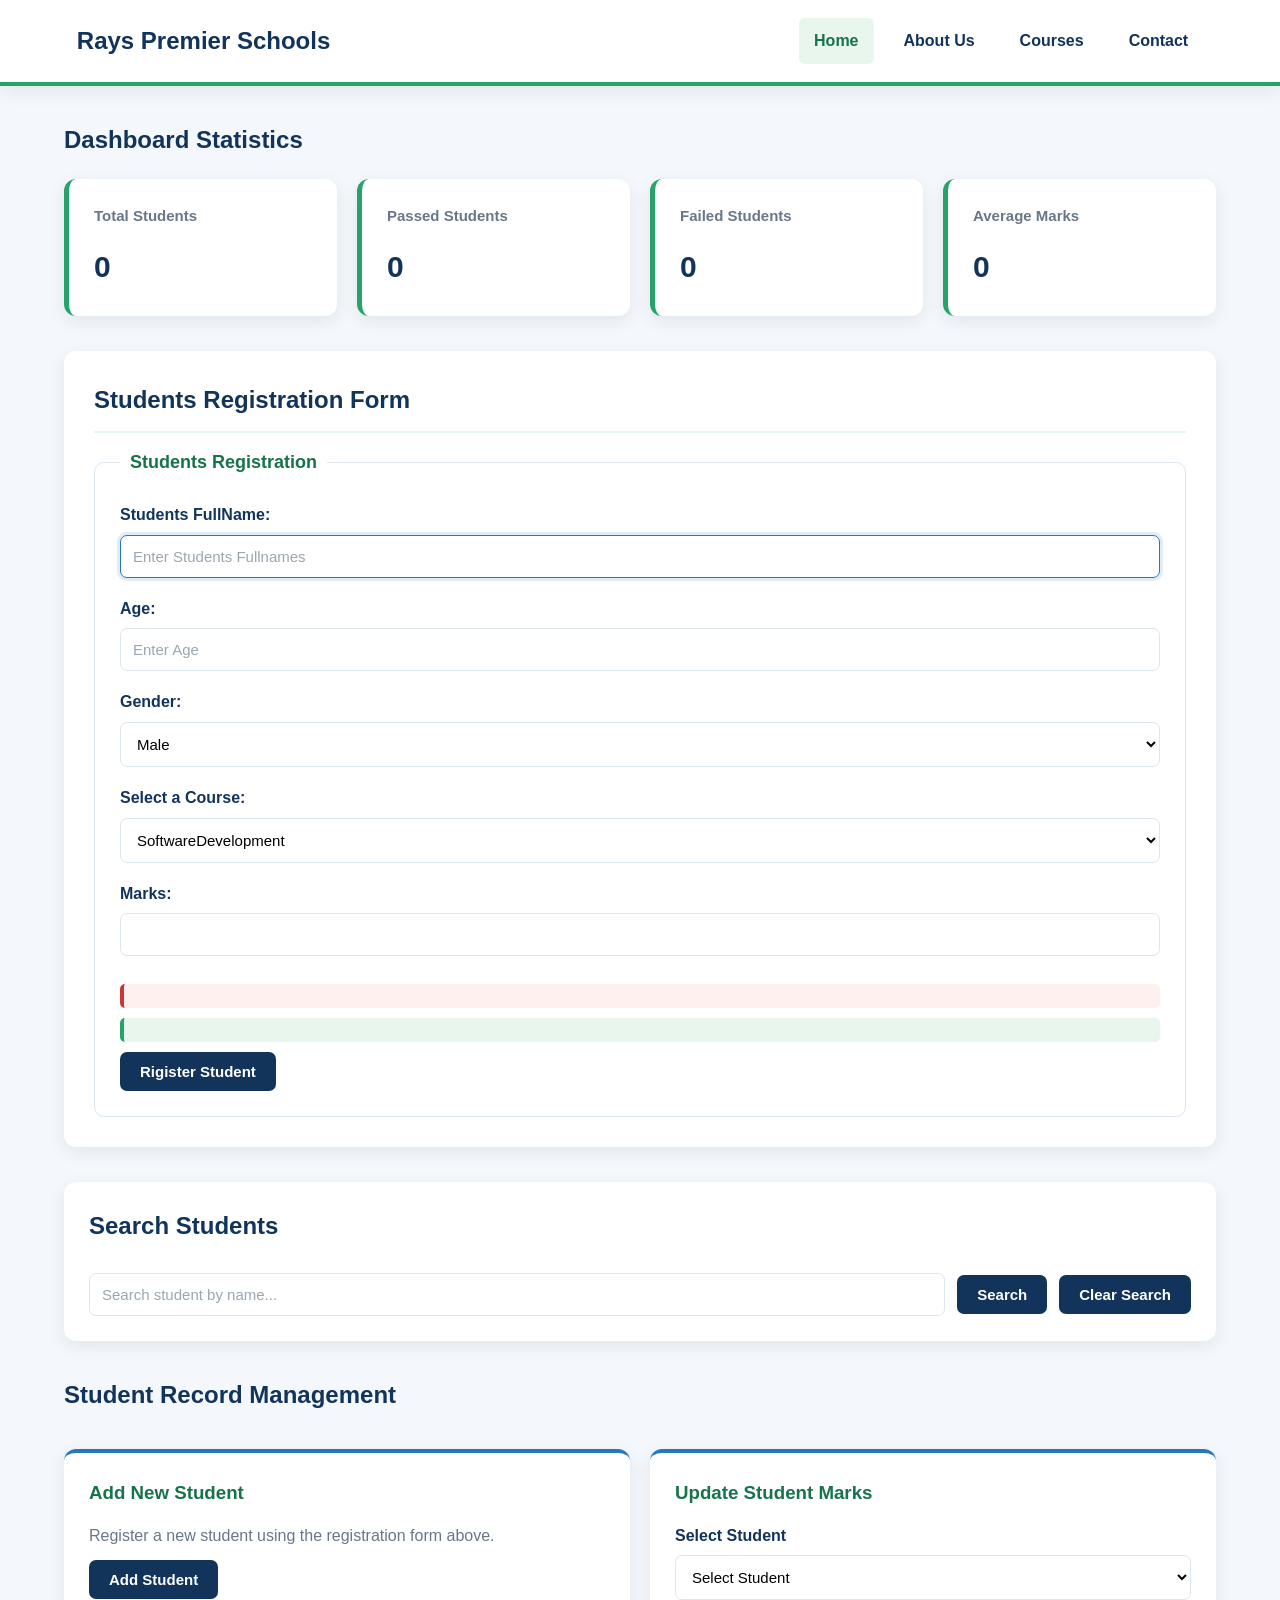
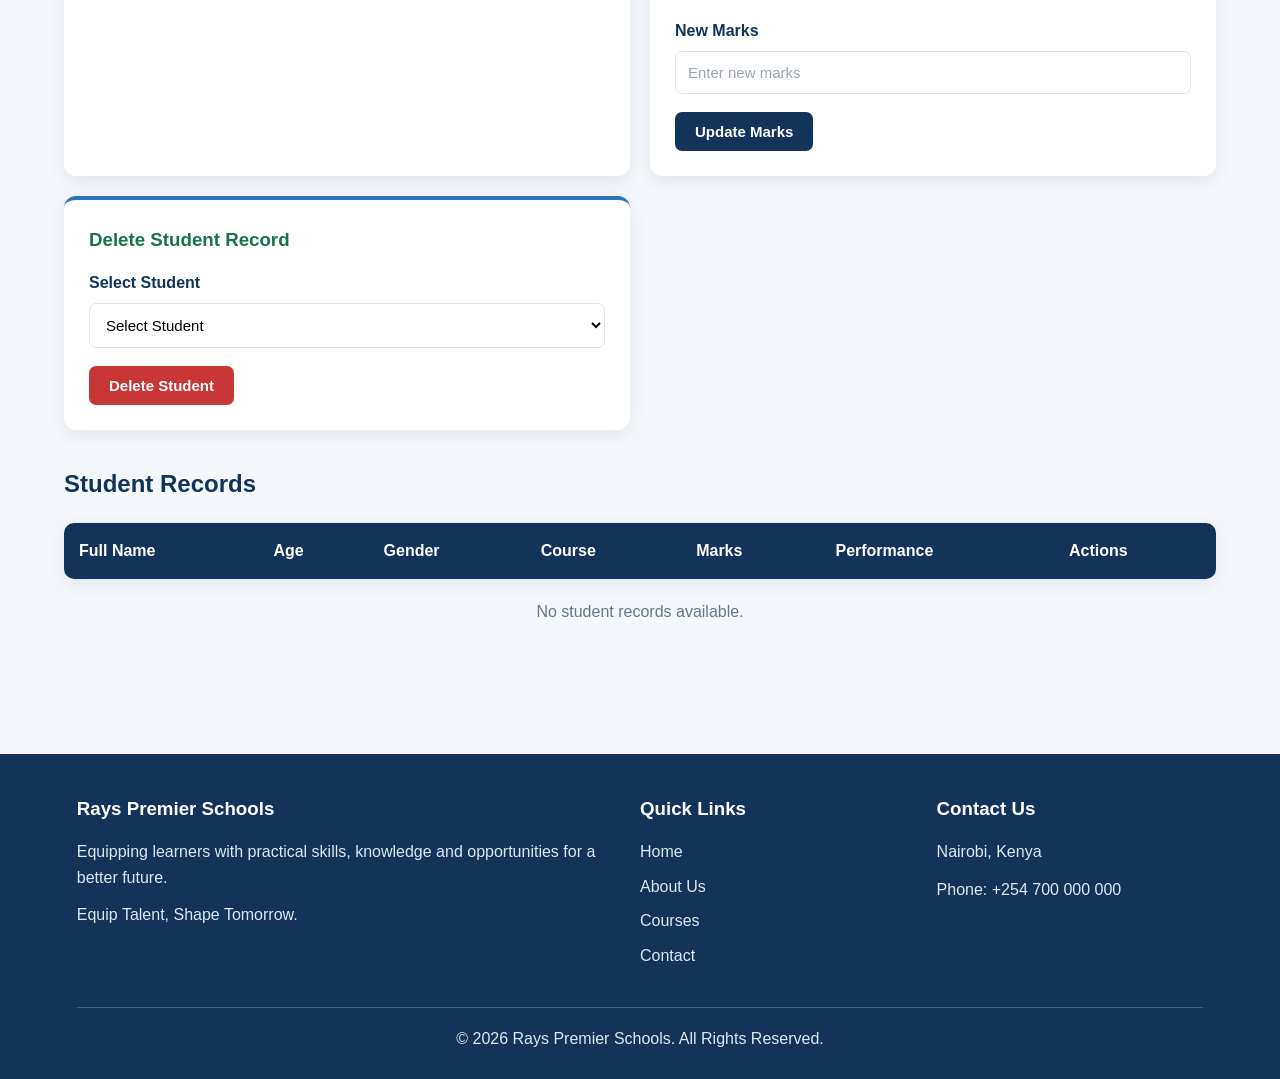
<file: index.html>
<!DOCTYPE html>
<html lang="en">

<head>
    <meta charset="UTF-8">
    <meta name="viewport" content="width=device-width, initial-scale=1.0">
    <title>Rays Premier Schools</title>
    <link rel="stylesheet" href="style.css">
</head>

<body>

    <!-- Header Section -->
 
<header class="site-header">

    <div class="logo">
        <h2>Rays Premier Schools</h2>
    </div>

    <button class="menu-toggle" id="menuToggle"
        aria-label="Open navigation menu"
        aria-expanded="false">
        ☰
    </button>

    <nav class="navbar" id="navbar">
        <a href="index.html" class="active">Home</a>
        <a href="about.html">About Us</a>
        <a href="courses.html">Courses</a>
        <a href="contact.html">Contact</a>
    </nav>

</header>



    <main>

        <!-- Dashboard Statistics -->
        <section class="dashboard">

            <h2>Dashboard Statistics</h2>

            <div class="statistics">

                <div class="stat-card">
                    <h3>Total Students</h3>
                    <p id="totalStudents">0</p>
                </div>

                <div class="stat-card">
                    <h3>Passed Students</h3>
                    <p id="passedStudents">0</p>
                </div>

                <div class="stat-card">
                    <h3>Failed Students</h3>
                    <p id="failedStudents">0</p>
                </div>

                <div class="stat-card">
                    <h3>Average Marks</h3>
                    <p id="averageMarks">0</p>
                </div>

            </div>

        </section>


        <!-- Student Registration Form -->
        <section class="form">

            <h2>Students Registration Form</h2>

            <form action="post">

                <fieldset>

                    <legend>Students Registration</legend>

                    <label for="name">Students FullName:</label>
                    <input
                        type="text"
                        id="name"
                        required
                        placeholder="Enter Students Fullnames"
                        autofocus
                    >
                    <br><br>


                    <label for="age">Age:</label>
                    <input
                        type="number"
                        id="age"
                        required
                        placeholder="Enter Age"
                    >
                    <br><br>


                    <label for="gender">Gender:</label>
                    <select name="gender" id="gender">

                        <option value="Male">Male</option>
                        <option value="Female">Female</option>

                    </select>
                    <br><br>


                    <label for="course">Select a Course:</label>
                    <select name="course" id="course">

                        <option value="softwareDev">SoftwareDevelopment</option>
                        <option value="webDesign">Web Design</option>
                        <option value="dataAnalysis">Data Analysis</option>
                        <option value=" cyberSecurity">Cyber Security</option>
                        <option value="networking">Networking</option>
                        <option value="graphicDesign">Graphic Design</option>
                        <option value=" digitalMarketing">Digital Marketing</option>
                        <option value="computerPackages">Computer Packages</option>

                    </select>
                    <br><br>


                    <label for="marks">Marks:</label>
                    <input
                        type="number"
                        id="marks"
                        required
                        min="0"
                        max="100"
                    >
                    <br><br>


                    <p id="errorMessage"></p>
                    <p id="successMessage"></p>


                    <button type="submit">Rigister Student</button>

                </fieldset>

            </form>

        </section>


        <!-- Registered Students Section -->
        <section class="rigisteredStudents">

        </section>


        <!-- Student Search Section -->
        <section class="search-section">

            <h2>Search Students</h2>

            <input
                type="text"
                id="searchInput"
                placeholder="Search student by name..."
            >

            <button type="button" id="searchBtn">Search</button>
            <button type="button" id="clearSearch">Clear Search</button>

        </section>


        <!-- Student Record Management -->
        <section class="management">

            <h2>Student Record Management</h2>


            <!-- Add New Student -->
            <div class="management-card">

                <h3>Add New Student</h3>

                <p>Register a new student using the registration form above.</p>

                <button
                    type="button"
                    onclick="document.getElementById('fullName').focus()"
                >
                    Add Student
                </button>

            </div>


            <!-- Update Student Marks -->
            <div class="management-card">

                <h3>Update Student Marks</h3>

                <form id="updateMarksForm">

                    <div class="form-group">

                        <label for="updateStudent">Select Student</label>

                        <select id="updateStudent" required>

                            <option value="">Select Student</option>

                        </select>

                    </div>


                    <div class="form-group">

                        <label for="newMarks">New Marks</label>

                        <input
                            type="number"
                            id="newMarks"
                            min="0"
                            max="100"
                            placeholder="Enter new marks"
                            required
                        >

                    </div>


                    <button type="submit">Update Marks</button>

                </form>

            </div>


            <!-- Delete Student -->
            <div class="management-card">

                <h3>Delete Student Record</h3>

                <form id="deleteStudentForm">

                    <div class="form-group">

                        <label for="deleteStudent">Select Student</label>

                        <select id="deleteStudent" required>

                            <option value="">Select Student</option>

                        </select>

                    </div>


                    <button type="submit" class="delete-btn">
                        Delete Student
                    </button>

                </form>

            </div>


            <p id="managementMessage"></p>

        </section>


        <!-- Student Records Table -->
        <section class="records">

            <h2>Student Records</h2>

            <div class="table-container">

                <table>

                    <thead>

                        <tr>
                            <th>Full Name</th>
                            <th>Age</th>
                            <th>Gender</th>
                            <th>Course</th>
                            <th>Marks</th>
                            <th>Performance</th>
                            <th>Actions</th>
                        </tr>

                    </thead>


                    <tbody id="studentTable">

                        <!-- Student records will appear here dynamically -->

                    </tbody>

                </table>

            </div>


            <p id="noRecords">No student records available.</p>

        </section>

    </main>

<footer class="site-footer">

    <div class="footer-container">

        <div class="footer-about">
            <h3>Rays Premier Schools</h3>

            <p>
                Equipping learners with practical skills,
                knowledge and opportunities for a better future.
            </p>

            <p>Equip Talent, Shape Tomorrow.</p>
        </div>


        <div class="footer-links">

            <h3>Quick Links</h3>

            <ul>
                <li><a href="index.html">Home</a></li>
                <li><a href="about.html">About Us</a></li>
                <li><a href="courses.html">Courses</a></li>
                <li><a href="contact.html">Contact</a></li>
            </ul>

        </div>


        <div class="footer-contact">

            <h3>Contact Us</h3>

            <p>Nairobi, Kenya</p>
            <p>Phone: +254 700 000 000</p>

        </div>

    </div>

    <div class="footer-bottom">

        <p>
            &copy; 2026 Rays Premier Schools.
            All Rights Reserved.
        </p>

    </div>

</footer>


</body>

</html>
</file>
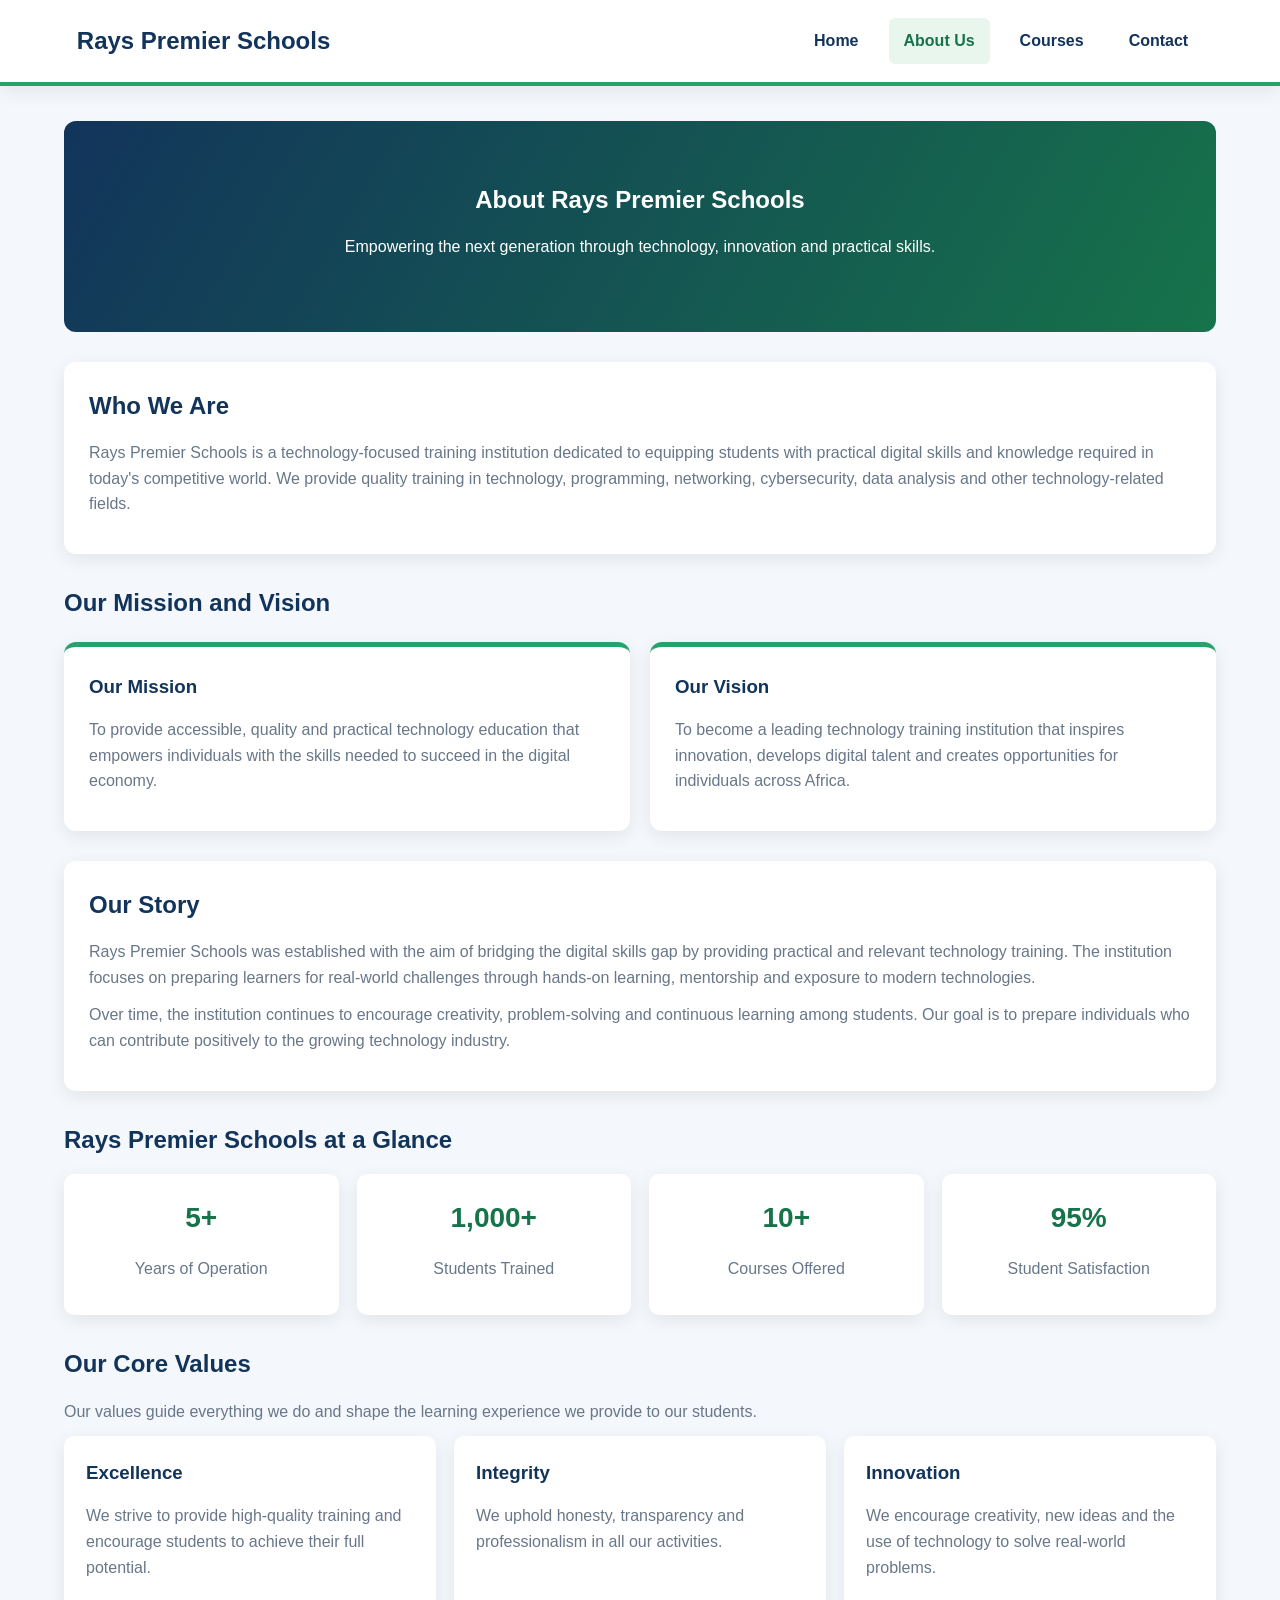
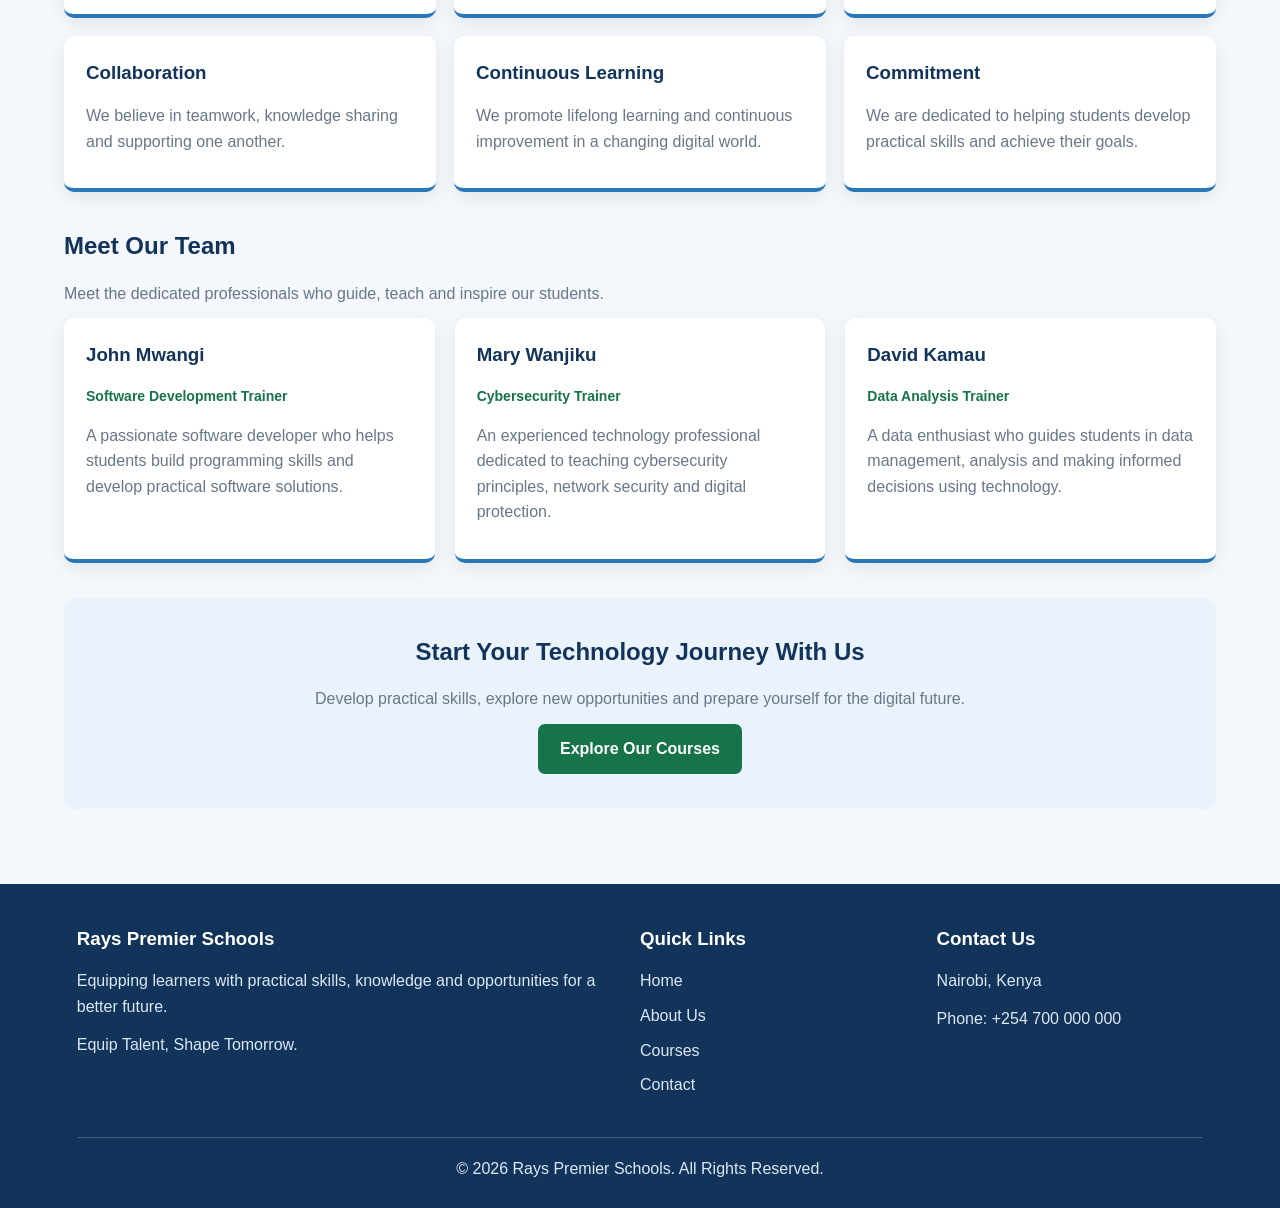
<file: about.html>
<!DOCTYPE html>
<html lang="en">

<head>
    <meta charset="UTF-8">
    <meta name="viewport" content="width=device-width, initial-scale=1.0">
    <title>Rays Premier Schools </title>
    <link rel="stylesheet" href="style.css">
</head>

<body>

    <!-- Header Section -->
   
    <header class="site-header">

        <div class="logo">
            <h2>Rays Premier Schools</h2>
        </div>

        <button class="menu-toggle" id="menuToggle"
            aria-label="Open navigation menu"
            aria-expanded="false">
            ☰
        </button>

        <nav class="navbar" id="navbar">
            <a href="index.html" >Home</a>
            <a href="about.html" class="active">About Us</a>
            <a href="courses.html">Courses</a>
            <a href="contact.html">Contact</a>
        </nav>

    </header>


    <main>

        <!-- About Page Banner -->
        <section class="about-banner">

            <h1>About Rays Premier Schools</h1>

            <p>
                Empowering the next generation through technology,
                innovation and practical skills.
            </p>

        </section>


        <!-- Introduction Section -->
        <section class="introduction">

            <h2>Who We Are</h2>

            <p>
                Rays Premier Schools is a technology-focused training institution
                dedicated to equipping students with practical digital skills
                and knowledge required in today's competitive world.
                We provide quality training in technology, programming,
                networking, cybersecurity, data analysis and other
                technology-related fields.
            </p>

        </section>


        <!-- Mission and Vision -->
        <section class="mission-vision" id="mission">

            <h2>Our Mission and Vision</h2>

            <div class="mission-container">

                <!-- Mission Card -->
                <div class="mission-card">

                    <h3>Our Mission</h3>

                    <p>
                        To provide accessible, quality and practical technology
                        education that empowers individuals with the skills
                        needed to succeed in the digital economy.
                    </p>

                </div>


                <!-- Vision Card -->
                <div class="vision-card">

                    <h3>Our Vision</h3>

                    <p>
                        To become a leading technology training institution
                        that inspires innovation, develops digital talent
                        and creates opportunities for individuals across Africa.
                    </p>

                </div>

            </div>

        </section>


        <!-- Institution History -->
        <section class="history">

            <h2>Our Story</h2>

            <p>
                Rays Premier Schools was established with the aim of bridging
                the digital skills gap by providing practical and relevant
                technology training. The institution focuses on preparing
                learners for real-world challenges through hands-on learning,
                mentorship and exposure to modern technologies.
            </p>

            <p>
                Over time, the institution continues to encourage creativity,
                problem-solving and continuous learning among students.
                Our goal is to prepare individuals who can contribute
                positively to the growing technology industry.
            </p>

        </section>


        <!-- Key Facts -->
        <section class="facts">

            <h2>Rays Premier Schools at a Glance</h2>

            <div class="facts-container">

                <div class="fact-card">
                    <h3>5+</h3>
                    <p>Years of Operation</p>
                </div>

                <div class="fact-card">
                    <h3>1,000+</h3>
                    <p>Students Trained</p>
                </div>

                <div class="fact-card">
                    <h3>10+</h3>
                    <p>Courses Offered</p>
                </div>

                <div class="fact-card">
                    <h3>95%</h3>
                    <p>Student Satisfaction</p>
                </div>

            </div>

        </section>


        <!-- Core Values -->
        <section class="values" id="values">

            <h2>Our Core Values</h2>

            <p>
                Our values guide everything we do and shape the learning
                experience we provide to our students.
            </p>

            <div class="values-container">

                <div class="value-card">
                    <h3>Excellence</h3>
                    <p>
                        We strive to provide high-quality training and
                        encourage students to achieve their full potential.
                    </p>
                </div>

                <div class="value-card">
                    <h3>Integrity</h3>
                    <p>
                        We uphold honesty, transparency and professionalism
                        in all our activities.
                    </p>
                </div>

                <div class="value-card">
                    <h3>Innovation</h3>
                    <p>
                        We encourage creativity, new ideas and the use
                        of technology to solve real-world problems.
                    </p>
                </div>

                <div class="value-card">
                    <h3>Collaboration</h3>
                    <p>
                        We believe in teamwork, knowledge sharing
                        and supporting one another.
                    </p>
                </div>

                <div class="value-card">
                    <h3>Continuous Learning</h3>
                    <p>
                        We promote lifelong learning and continuous
                        improvement in a changing digital world.
                    </p>
                </div>

                <div class="value-card">
                    <h3>Commitment</h3>
                    <p>
                        We are dedicated to helping students develop
                        practical skills and achieve their goals.
                    </p>
                </div>

            </div>

        </section>


        <!-- Meet Our Team -->
        <section class="team" id="team">

            <h2>Meet Our Team</h2>

            <p>
                Meet the dedicated professionals who guide, teach
                and inspire our students.
            </p>

            <div class="team-container">

                <!-- Team Member 1 -->
                <div class="team-card">

                    

                    <h3>John Mwangi</h3>

                    <h4>Software Development Trainer</h4>

                    <p>
                        A passionate software developer who helps students
                        build programming skills and develop practical
                        software solutions.
                    </p>

                </div>


                <!-- Team Member 2 -->
                <div class="team-card">

            

                    <h3>Mary Wanjiku</h3>

                    <h4>Cybersecurity Trainer</h4>

                    <p>
                        An experienced technology professional dedicated
                        to teaching cybersecurity principles, network
                        security and digital protection.
                    </p>

                </div>


                <!-- Team Member 3 -->
                <div class="team-card">

                    

                    <h3>David Kamau</h3>

                    <h4>Data Analysis Trainer</h4>

                    <p>
                        A data enthusiast who guides students in data
                        management, analysis and making informed decisions
                        using technology.
                    </p>

                </div>

            </div>

        </section>


        <!-- Call to Action -->
        <section class="join-us">

            <h2>Start Your Technology Journey With Us</h2>

            <p>
                Develop practical skills, explore new opportunities
                and prepare yourself for the digital future.
            </p>

            <a href="index.html">Explore Our Courses</a>

        </section>

    </main>


   
<footer class="site-footer">

    <div class="footer-container">

        <div class="footer-about">
            <h3>Rays Premier Schools</h3>

            <p>
                Equipping learners with practical skills,
                knowledge and opportunities for a better future.
            </p>

            <p>Equip Talent, Shape Tomorrow.</p>
        </div>


        <div class="footer-links">

            <h3>Quick Links</h3>

            <ul>
                <li><a href="index.html">Home</a></li>
                <li><a href="about.html">About Us</a></li>
                <li><a href="courses.html">Courses</a></li>
                <li><a href="contact.html">Contact</a></li>
            </ul>

        </div>


        <div class="footer-contact">

            <h3>Contact Us</h3>

            <p>Nairobi, Kenya</p>
            <p>Phone: +254 700 000 000</p>

        </div>

    </div>

    <div class="footer-bottom">

        <p>
            &copy; 2026 Rays Premier Schools.
            All Rights Reserved.
        </p>

    </div>

</footer>


</body>

</html>
</file>
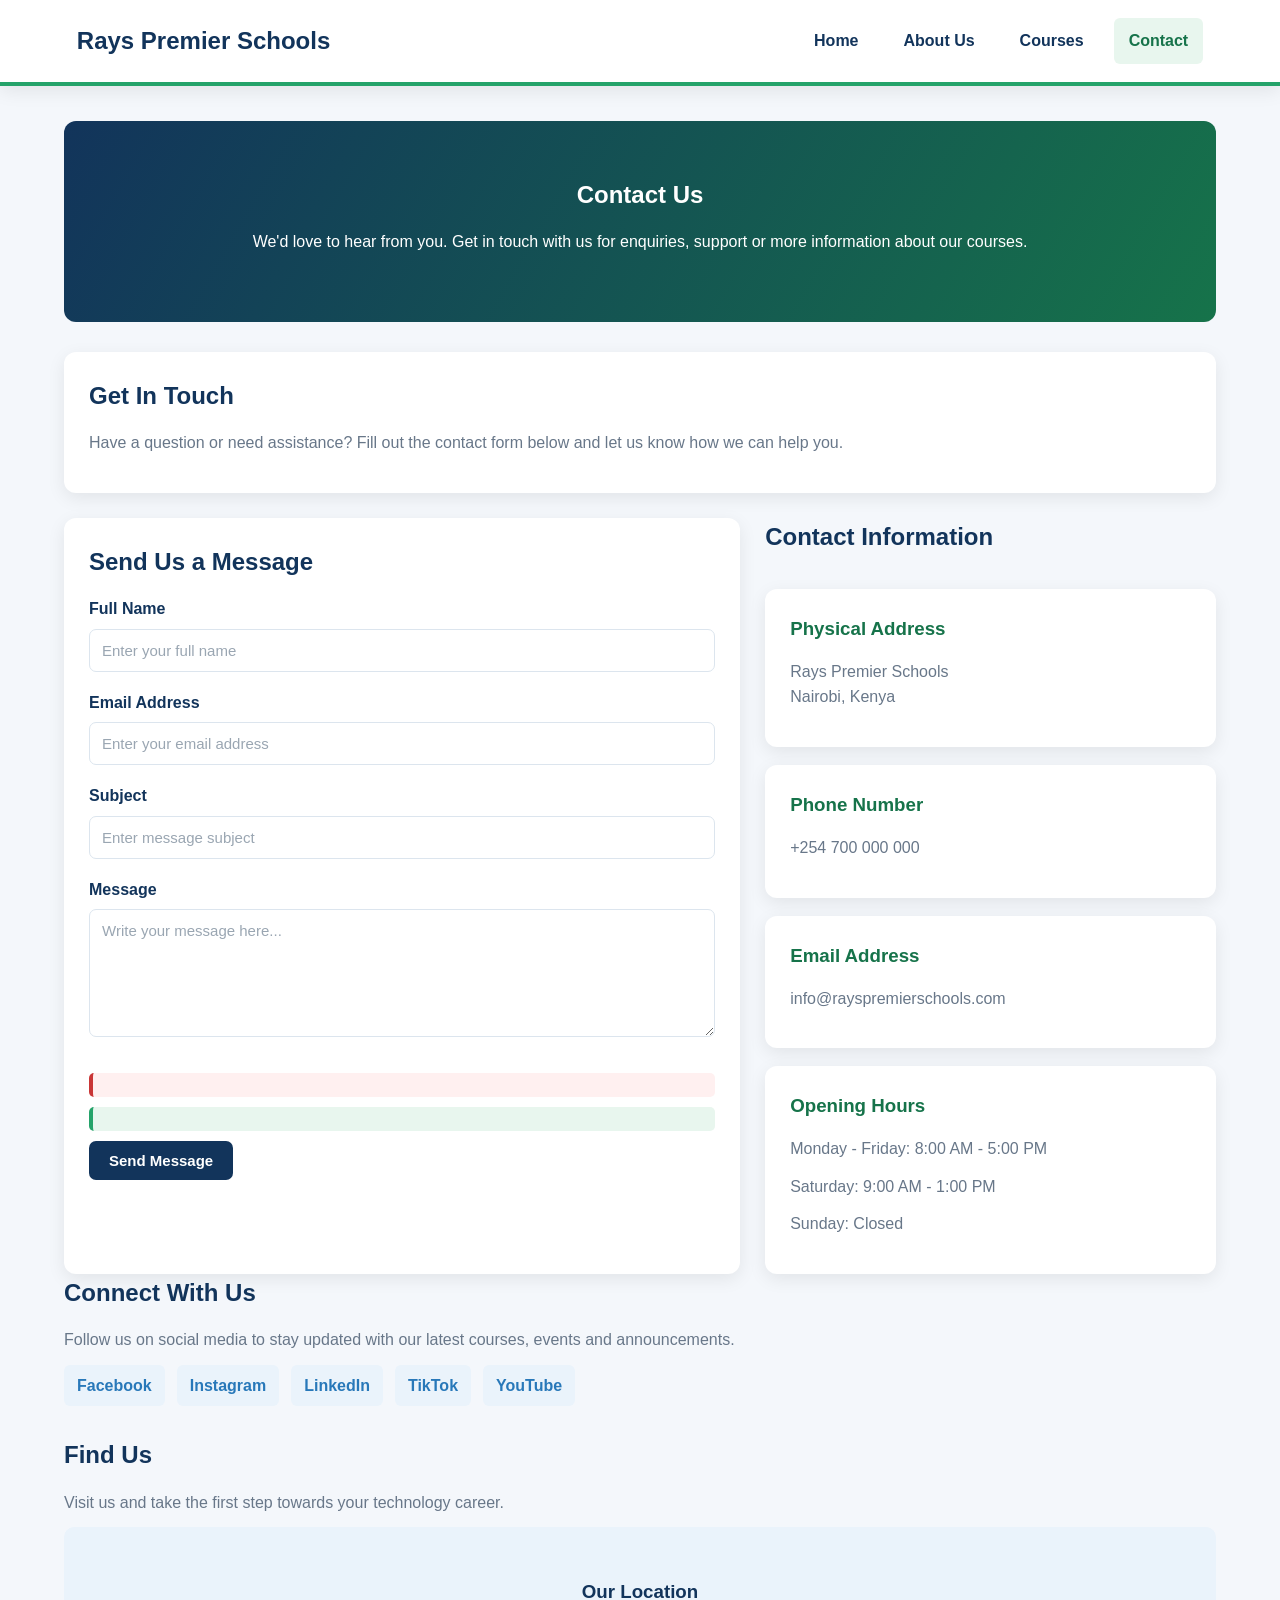
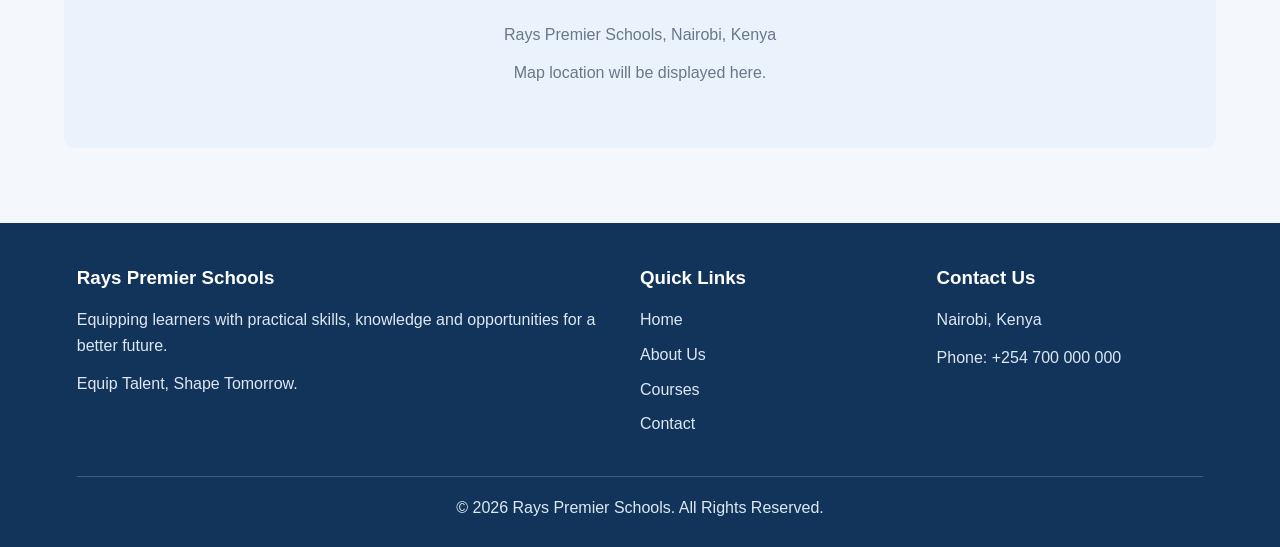
<file: contact.html>
<!DOCTYPE html>
<html lang="en">

<head>
    <meta charset="UTF-8">
    <meta name="viewport" content="width=device-width, initial-scale=1.0">
    <title>Contact Us | Future Labs Africa</title>
    <link rel="stylesheet" href="style.css">
</head>

<body>

    <!-- Header Section -->
    
<header class="site-header">

    <div class="logo">
        <h2>Rays Premier Schools</h2>
    </div>

    <button class="menu-toggle" id="menuToggle"
        aria-label="Open navigation menu"
        aria-expanded="false">
        ☰
    </button>

    <nav class="navbar" id="navbar">
        <a href="index.html" >Home</a>
        <a href="about.html">About Us</a>
        <a href="courses.html">Courses</a>
        <a href="contact.html" class="active">Contact</a>
    </nav>

</header>



    <main>

        <!-- Contact Banner -->
        <section class="contact-banner">

            <h1>Contact Us</h1>

            <p>
                We'd love to hear from you. Get in touch with us
                for enquiries, support or more information about our courses.
            </p>

        </section>


        <!-- Contact Introduction -->
        <section class="contact-intro">

            <h2>Get In Touch</h2>

            <p>
                Have a question or need assistance?
                Fill out the contact form below and let us know
                how we can help you.
            </p>

        </section>


        <!-- Contact Form and Details -->
        <section class="contact-container">


            <!-- Contact Form -->
            <div class="contact-form">

                <h2>Send Us a Message</h2>

                <form id="contactForm">

                    <div class="form-group">

                        <label for="fullName">Full Name</label>

                        <input
                            type="text"
                            id="fullName"
                            placeholder="Enter your full name"
                            required
                        >

                    </div>


                    <div class="form-group">

                        <label for="email">Email Address</label>

                        <input
                            type="email"
                            id="email"
                            placeholder="Enter your email address"
                            required
                        >

                    </div>


                    <div class="form-group">

                        <label for="subject">Subject</label>

                        <input
                            type="text"
                            id="subject"
                            placeholder="Enter message subject"
                            required
                        >

                    </div>


                    <div class="form-group">

                        <label for="message">Message</label>

                        <textarea
                            id="message"
                            rows="6"
                            placeholder="Write your message here..."
                            required
                        ></textarea>

                    </div>


                    <!-- Validation Messages -->
                    <p id="errorMessage"></p>

                    <p id="successMessage"></p>


                    <button type="submit">
                        Send Message
                    </button>

                </form>

            </div>


            <!-- Contact Information -->
            <div class="contact-info">

                <h2>Contact Information</h2>

                <div class="info-card">

                    <h3>Physical Address</h3>

                    <p>
                        Rays Premier Schools<br>
                        Nairobi, Kenya
                    </p>

                </div>


                <div class="info-card">

                    <h3>Phone Number</h3>

                    <p>+254 700 000 000</p>

                </div>


                <div class="info-card">

                    <h3>Email Address</h3>

                    <p>info@rayspremierschools.com</p>

                </div>


                <div class="info-card">

                    <h3>Opening Hours</h3>

                    <p>Monday - Friday: 8:00 AM - 5:00 PM</p>

                    <p>Saturday: 9:00 AM - 1:00 PM</p>

                    <p>Sunday: Closed</p>

                </div>

            </div>

        </section>


        <!-- Social Media Section -->
        <section class="social-media">

            <h2>Connect With Us</h2>

            <p>
                Follow us on social media to stay updated
                with our latest courses, events and announcements.
            </p>

            <div class="social-links">

                <a href="https://www.facebook.com/" target="_blank">
                    Facebook
                </a>

                <a href="https://www.instagram.com/" target="_blank">
                    Instagram
                </a>

                <a href="https://www.linkedin.com/" target="_blank">
                    LinkedIn
                </a>

                <a href="https://www.tiktok.com/" target="_blank">
                    TikTok
                </a>

                <a href="https://www.youtube.com/" target="_blank">
                    YouTube
                </a>

            </div>

        </section>


        <!-- Map Section -->
        <section class="map-section">

            <h2>Find Us</h2>

            <p>
                Visit us and take the first step towards your
                technology career.
            </p>

            <div class="map-placeholder">

                <h3>Our Location</h3>

                <p>Rays Premier Schools, Nairobi, Kenya</p>

                <p>Map location will be displayed here.</p>

            </div>

        </section>


    </main>


    
<footer class="site-footer">

    <div class="footer-container">

        <div class="footer-about">
            <h3>Rays Premier Schools</h3>

            <p>
                Equipping learners with practical skills,
                knowledge and opportunities for a better future.
            </p>

            <p>Equip Talent, Shape Tomorrow.</p>
        </div>


        <div class="footer-links">

            <h3>Quick Links</h3>

            <ul>
                <li><a href="index.html">Home</a></li>
                <li><a href="about.html">About Us</a></li>
                <li><a href="courses.html">Courses</a></li>
                <li><a href="contact.html">Contact</a></li>
            </ul>

        </div>


        <div class="footer-contact">

            <h3>Contact Us</h3>

            <p>Nairobi, Kenya</p>
            <p>Phone: +254 700 000 000</p>

        </div>

    </div>

    <div class="footer-bottom">

        <p>
            &copy; 2026 Rays Premier Schools.
            All Rights Reserved.
        </p>

    </div>

</footer>



    
</body>

</html>
</file>
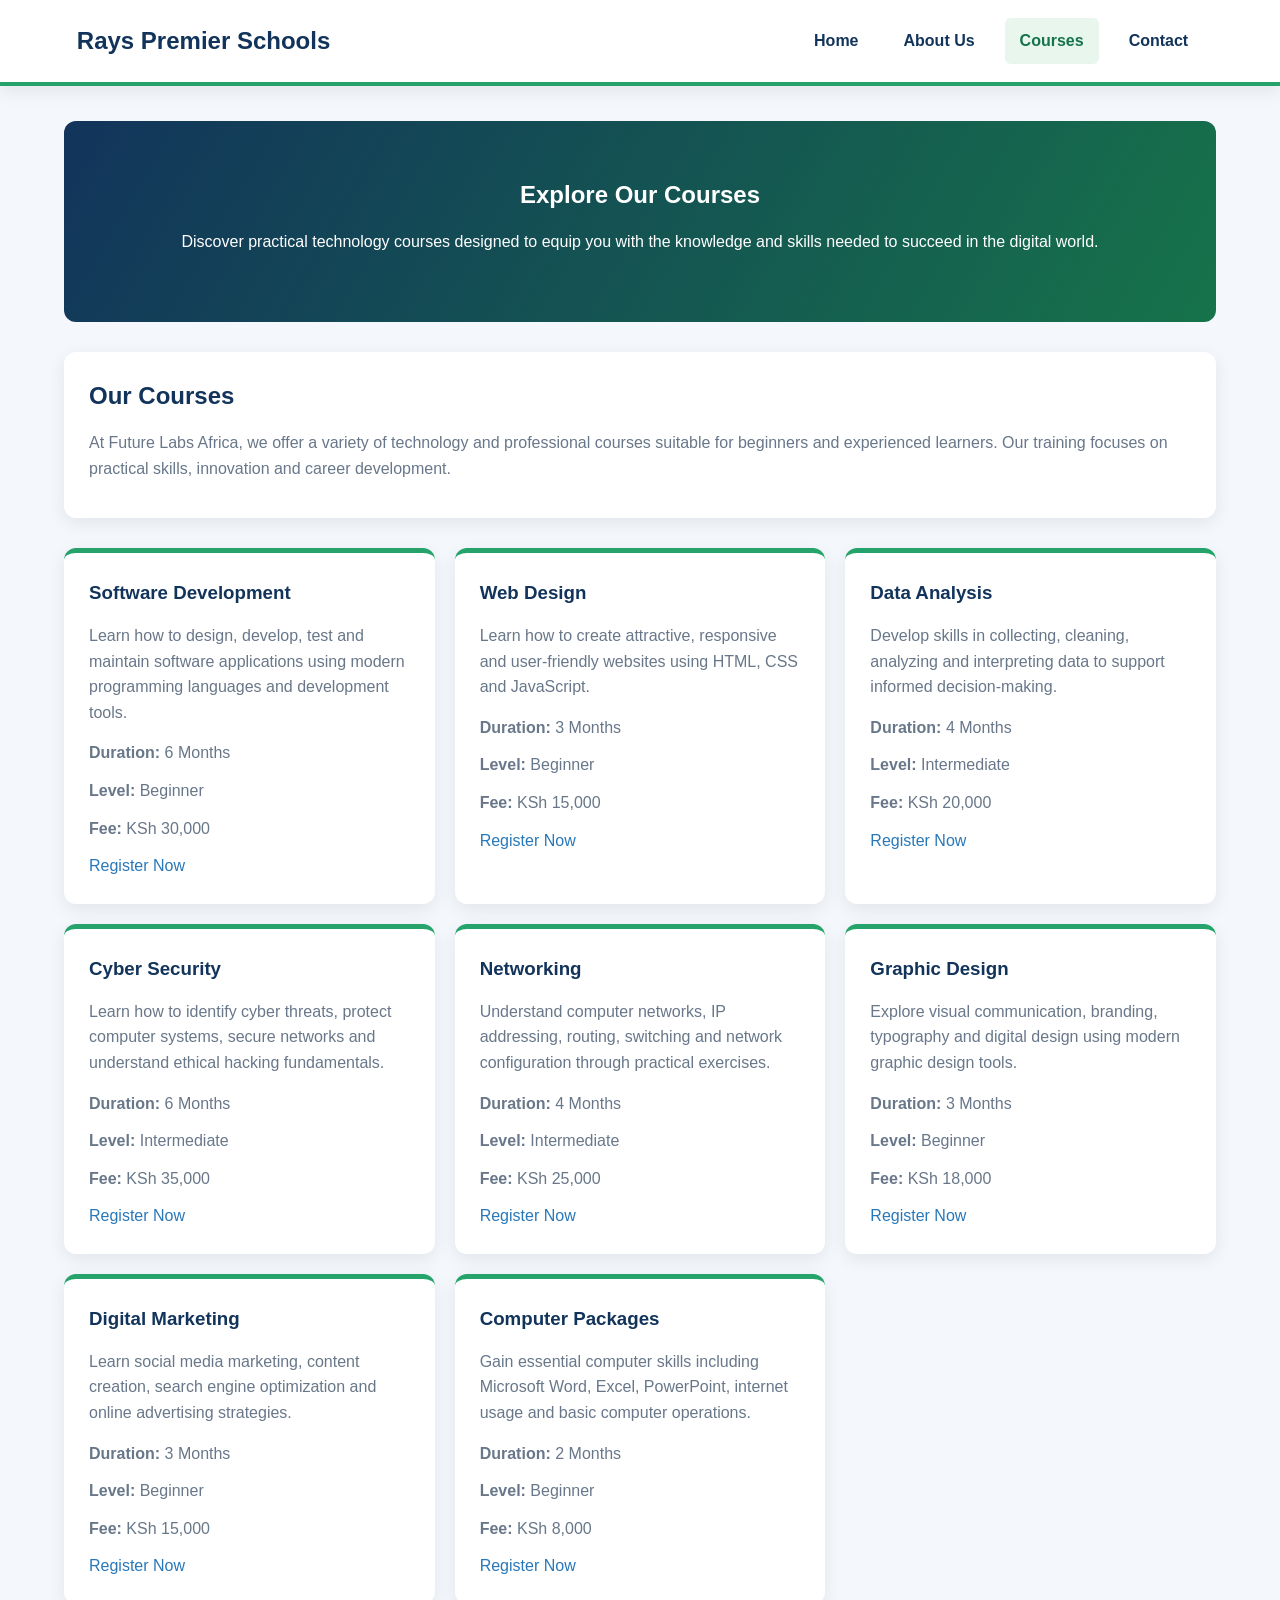
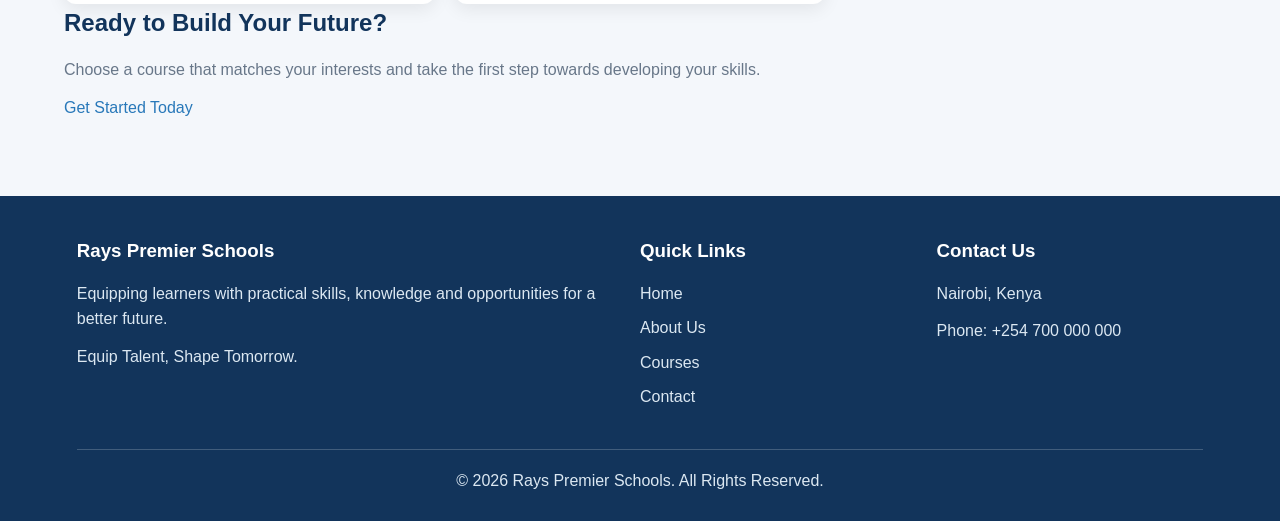
<file: courses.html>
<!DOCTYPE html>
<html lang="en">

<head>
    <meta charset="UTF-8">
    <meta name="viewport" content="width=device-width, initial-scale=1.0">
    <title>Courses Offered | Future Labs Africa</title>
    <link rel="stylesheet" href="style.css">
</head>

<body>

    <!-- Header Section -->
<header class="site-header">

    <div class="logo">
        <h2>Rays Premier Schools</h2>
    </div>

    <button class="menu-toggle" id="menuToggle"
        aria-label="Open navigation menu"
        aria-expanded="false">
        ☰
    </button>

    <nav class="navbar" id="navbar">
        <a href="index.html" >Home</a>
        <a href="about.html">About Us</a>
        <a href="courses.html" class="active">Courses</a>
        <a href="contact.html">Contact</a>
    </nav>

</header>



    <main>

        <!-- Courses Banner -->
        <section class="courses-banner">

            <h1>Explore Our Courses</h1>

            <p>
                Discover practical technology courses designed to equip
                you with the knowledge and skills needed to succeed
                in the digital world.
            </p>

        </section>


        <!-- Courses Introduction -->
        <section class="courses-intro">

            <h2>Our Courses</h2>

            <p>
                At Future Labs Africa, we offer a variety of technology
                and professional courses suitable for beginners and
                experienced learners. Our training focuses on practical
                skills, innovation and career development.
            </p>

        </section>


        <!-- Courses Grid -->
        <section class="courses-container">

            <div class="courses-grid">


                <!-- Course 1: Software Development -->
                <div class="course-card">

                   

                    <h3>Software Development</h3>

                    <p>
                        Learn how to design, develop, test and maintain
                        software applications using modern programming
                        languages and development tools.
                    </p>

                    <div class="course-details">

                        <p><strong>Duration:</strong> 6 Months</p>

                        <p><strong>Level:</strong> Beginner</p>

                        <p><strong>Fee:</strong> KSh 30,000</p>

                    </div>

                    <a href="index.html#registration" class="register-btn">
                        Register Now
                    </a>

                </div>


                <!-- Course 2: Web Design -->
                <div class="course-card">

                  

                    <h3>Web Design</h3>

                    <p>
                        Learn how to create attractive, responsive and
                        user-friendly websites using HTML, CSS and
                        JavaScript.
                    </p>

                    <div class="course-details">

                        <p><strong>Duration:</strong> 3 Months</p>

                        <p><strong>Level:</strong> Beginner</p>

                        <p><strong>Fee:</strong> KSh 15,000</p>

                    </div>

                    <a href="index.html#registration" class="register-btn">
                        Register Now
                    </a>

                </div>


                <!-- Course 3: Data Analysis -->
                <div class="course-card">

                    

                    <h3>Data Analysis</h3>

                    <p>
                        Develop skills in collecting, cleaning, analyzing
                        and interpreting data to support informed
                        decision-making.
                    </p>

                    <div class="course-details">

                        <p><strong>Duration:</strong> 4 Months</p>

                        <p><strong>Level:</strong> Intermediate</p>

                        <p><strong>Fee:</strong> KSh 20,000</p>

                    </div>

                    <a href="index.html#registration" class="register-btn">
                        Register Now
                    </a>

                </div>


                <!-- Course 4: Cyber Security -->
                <div class="course-card">

                   

                    <h3>Cyber Security</h3>

                    <p>
                        Learn how to identify cyber threats, protect
                        computer systems, secure networks and understand
                        ethical hacking fundamentals.
                    </p>

                    <div class="course-details">

                        <p><strong>Duration:</strong> 6 Months</p>

                        <p><strong>Level:</strong> Intermediate</p>

                        <p><strong>Fee:</strong> KSh 35,000</p>

                    </div>

                    <a href="index.html#registration" class="register-btn">
                        Register Now
                    </a>

                </div>


                <!-- Course 5: Networking -->
                <div class="course-card">

                    

                    <h3>Networking</h3>

                    <p>
                        Understand computer networks, IP addressing,
                        routing, switching and network configuration
                        through practical exercises.
                    </p>

                    <div class="course-details">

                        <p><strong>Duration:</strong> 4 Months</p>

                        <p><strong>Level:</strong> Intermediate</p>

                        <p><strong>Fee:</strong> KSh 25,000</p>

                    </div>

                    <a href="index.html#registration" class="register-btn">
                        Register Now
                    </a>

                </div>


                <!-- Course 6: Graphic Design -->
                <div class="course-card">

                   

                    <h3>Graphic Design</h3>

                    <p>
                        Explore visual communication, branding,
                        typography and digital design using modern
                        graphic design tools.
                    </p>

                    <div class="course-details">

                        <p><strong>Duration:</strong> 3 Months</p>

                        <p><strong>Level:</strong> Beginner</p>

                        <p><strong>Fee:</strong> KSh 18,000</p>

                    </div>

                    <a href="index.html#registration" class="register-btn">
                        Register Now
                    </a>

                </div>


                <!-- Course 7: Digital Marketing -->
                <div class="course-card">

                    

                    <h3>Digital Marketing</h3>

                    <p>
                        Learn social media marketing, content creation,
                        search engine optimization and online advertising
                        strategies.
                    </p>

                    <div class="course-details">

                        <p><strong>Duration:</strong> 3 Months</p>

                        <p><strong>Level:</strong> Beginner</p>

                        <p><strong>Fee:</strong> KSh 15,000</p>

                    </div>

                    <a href="index.html#registration" class="register-btn">
                        Register Now
                    </a>

                </div>


                <!-- Course 8: Computer Packages -->
                <div class="course-card">

                    

                    <h3>Computer Packages</h3>

                    <p>
                        Gain essential computer skills including Microsoft
                        Word, Excel, PowerPoint, internet usage and
                        basic computer operations.
                    </p>

                    <div class="course-details">

                        <p><strong>Duration:</strong> 2 Months</p>

                        <p><strong>Level:</strong> Beginner</p>

                        <p><strong>Fee:</strong> KSh 8,000</p>

                    </div>

                    <a href="index.html#registration" class="register-btn">
                        Register Now
                    </a>

                </div>


            </div>

        </section>


        <!-- Call To Action -->
        <section class="courses-cta">

            <h2>Ready to Build Your Future?</h2>

            <p>
                Choose a course that matches your interests and
                take the first step towards developing your skills.
            </p>

            <a href="index.html#registration">
                Get Started Today
            </a>

        </section>

    </main>


    <!-- Footer -->
    
<footer class="site-footer">

    <div class="footer-container">

        <div class="footer-about">
            <h3>Rays Premier Schools</h3>

            <p>
                Equipping learners with practical skills,
                knowledge and opportunities for a better future.
            </p>

            <p>Equip Talent, Shape Tomorrow.</p>
        </div>


        <div class="footer-links">

            <h3>Quick Links</h3>

            <ul>
                <li><a href="index.html">Home</a></li>
                <li><a href="about.html">About Us</a></li>
                <li><a href="courses.html">Courses</a></li>
                <li><a href="contact.html">Contact</a></li>
            </ul>

        </div>


        <div class="footer-contact">

            <h3>Contact Us</h3>

            <p>Nairobi, Kenya</p>
            <p>Phone: +254 700 000 000</p>

        </div>

    </div>

    <div class="footer-bottom">

        <p>
            &copy; 2026 Rays Premier Schools.
            All Rights Reserved.
        </p>

    </div>

</footer>

</body>

</html>
</file>
<file: style.css>
:root {
    --primary-blue: #12345b;
    --secondary-blue: #2878b9;
    --light-blue: #eaf3fb;

    --primary-green: #16734a;
    --secondary-green: #25a36a;
    --light-green: #e8f6ee;

    --white: #ffffff;
    --background: #f4f7fb;
    --text-color: #263548;
    --grey: #687789;
    --border-color: #dce5ee;

    --error-color: #c93636;
    --success-color: #16734a;

    --shadow: 0 5px 18px rgba(0, 0, 0, 0.08);
}


/* 2. GENERAL STYLING */

* {
    margin: 0;
    padding: 0;
    box-sizing: border-box;
}

html {
    scroll-behavior: smooth;
}

body {
    font-family: Arial, Helvetica, sans-serif;
    background-color: var(--background);
    color: var(--text-color);
    line-height: 1.6;
}

h1, h2, h3, h4 {
    color: var(--primary-blue);
    margin-bottom: 15px;
}

p {
    margin-bottom: 12px;
    color: var(--grey);
}

a {
    text-decoration: none;
    color: var(--secondary-blue);
    transition: 0.3s;
}

a:hover {
    color: var(--primary-green);
}

main {
    width: 90%;
    max-width: 1200px;
    margin: auto;
    padding: 35px 0;
}


/* 3. NAVIGATION BAR */

.site-header {
    background-color: var(--white);
    padding: 18px 6%;
    display: flex;
    justify-content: space-between;
    align-items: center;
    flex-wrap: wrap;
    border-bottom: 4px solid var(--secondary-green);
    box-shadow: var(--shadow);
}

.logo h2 {
    color: var(--primary-blue);
    margin: 0;
    font-size: 24px;
}

.navbar {
    display: flex;
    align-items: center;
    gap: 15px;
}

.navbar a {
    color: var(--primary-blue);
    font-weight: bold;
    padding: 10px 15px;
    border-radius: 6px;
}

.navbar a:hover,
.navbar a.active {
    background-color: var(--light-green);
    color: var(--primary-green);
}

.menu-toggle {
    display: none;
    background-color: var(--primary-blue);
    color: white;
    border: none;
    padding: 9px 13px;
    font-size: 20px;
    cursor: pointer;
    border-radius: 6px  
}


  /*  4. DASHBOARD STATISTICS */ 

.dashboard {
    margin-bottom: 35px;
}

.dashboard h2 {
    margin-bottom: 20px;
}

.statistics {
    display: grid;
    grid-template-columns: repeat(4, 1fr);
    gap: 20px;
}

.stat-card {
    background-color: var(--white);
    padding: 25px;
    border-radius: 12px;
    box-shadow: var(--shadow);
    border-left: 5px solid var(--secondary-green);
    transition: 0.3s;
}

.stat-card:hover {
    transform: translateY(-5px);
    box-shadow: 0 8px 22px rgba(0, 0, 0, 0.12);
}

.stat-card h3 {
    font-size: 15px;
    color: var(--grey);
}

.stat-card p {
    font-size: 30px;
    font-weight: bold;
    color: var(--primary-blue);
    margin: 0;
}


/* 5. STUDENT REGISTRATION FORM */

.form {
    background-color: var(--white);
    padding: 30px;
    border-radius: 12px;
    box-shadow: var(--shadow);
    margin-bottom: 35px;
}

.form h2 {
    border-bottom: 2px solid var(--light-green);
    padding-bottom: 12px;
}

fieldset {
    border: 1px solid var(--border-color);
    border-radius: 10px;
    padding: 25px;
}

legend {
    color: var(--primary-green);
    font-weight: bold;
    padding: 0 10px;
    font-size: 18px;
}

label {
    display: block;
    font-weight: bold;
    color: var(--primary-blue);
    margin-bottom: 7px;
}

input,
select,
textarea {
    width: 100%;
    padding: 12px;
    border: 1px solid var(--border-color);
    border-radius: 7px;
    font-size: 15px;
    font-family: Arial, sans-serif;
    background-color: var(--white);
    margin-bottom: 18px;
    outline: none;
    transition: 0.3s;
}

input:focus,
select:focus,
textarea:focus {
    border-color: var(--secondary-blue);
    box-shadow: 0 0 0 3px rgba(40, 120, 185, 0.15);
}

input::placeholder,
textarea::placeholder {
    color: #9aa6b2;
}

/* Remove unnecessary line breaks from the form */
.form br {
    display: none;
}


/* 
   6. BUTTON */

button {
    background-color: var(--primary-blue);
    color: var(--white);
    padding: 11px 20px;
    border: none;
    border-radius: 7px;
    font-size: 15px;
    font-weight: bold;
    cursor: pointer;
    transition: 0.3s;
}

button:hover {
    background-color: var(--primary-green);
    transform: translateY(-2px);
}

button:focus-visible,
a:focus-visible {
    outline: 3px solid var(--secondary-green);
    outline-offset: 3px;
}

.delete-btn {
    background-color: var(--error-color);
}

.delete-btn:hover {
    background-color: #a51f1f;
}


/* 7. SUCCESS AND ERROR MESSAGES*/

#errorMessage,
.error-message {
    color: var(--error-color);
    background-color: #fff0f0;
    padding: 12px;
    border-left: 4px solid var(--error-color);
    border-radius: 5px;
    margin: 10px 0;
}

#successMessage,
.success-message {
    color: var(--success-color);
    background-color: var(--light-green);
    padding: 12px;
    border-left: 4px solid var(--secondary-green);
    border-radius: 5px;
    margin: 10px 0;
}

#managementMessage {
    margin-top: 15px;
}



  /* 8. SEARCH STUDENTS */


.search-section {
    background-color: var(--white);
    padding: 25px;
    border-radius: 12px;
    box-shadow: var(--shadow);
    margin-bottom: 35px;

    display: flex;
    align-items: center;
    flex-wrap: wrap;
    gap: 12px;
}

.search-section h2 {
    width: 100%;
}

.search-section input {
    flex: 1;
    min-width: 200px;
    margin-bottom: 0;
}


/* STUDENT RECORD MANAGEMEN */

.management {
    display: grid;
    grid-template-columns: repeat(2, 1fr);
    gap: 20px;
    margin-bottom: 35px;
}

.management h2 {
    grid-column: 1 / -1;
}

.management-card {
    background-color: var(--white);
    padding: 25px;
    border-radius: 12px;
    box-shadow: var(--shadow);
    border-top: 4px solid var(--secondary-blue);
    transition: 0.3s;
}

.management-card:hover {
    transform: translateY(-4px);
}

.management-card h3 {
    color: var(--primary-green);
}


/* STUDENT RECORDS TABLE */

.records {
    margin-bottom: 35px;
}

.records h2 {
    margin-bottom: 20px;
}

.table-container {
    width: 100%;
    overflow-x: auto;
    background-color: var(--white);
    border-radius: 10px;
    box-shadow: var(--shadow);
}

table {
    width: 100%;
    border-collapse: collapse;
    min-width: 650px;
}

thead {
    background-color: var(--primary-blue);
    color: var(--white);
}

th {
    padding: 15px;
    text-align: left;
    color: var(--white);
}

td {
    padding: 14px 15px;
    border-bottom: 1px solid var(--border-color);
}

tbody tr:nth-child(even) {
    background-color: #f5f9fd;
}

tbody tr:hover {
    background-color: var(--light-green);
}

#noRecords {
    text-align: center;
    padding: 20px;
}


/* STUDENT PERFORMANCE LABELS */

.excellent,
.pass,
.passed {
    background-color: var(--light-green);
    color: var(--primary-green);
    padding: 5px 12px;
    border-radius: 20px;
    font-weight: bold;
}

.failed,
.fail {
    background-color: #ffe9e9;
    color: var(--error-color);
    padding: 5px 12px;
    border-radius: 20px;
    font-weight: bold;
}


/*12. ABOUT PAGE*/

.about-banner {
    background: linear-gradient(
        120deg,
        var(--primary-blue),
        var(--primary-green)
    );
    color: var(--white);
    text-align: center;
    padding: 60px 25px;
    border-radius: 12px;
    margin-bottom: 30px;
}

.about-banner h1,
.about-banner p {
    color: var(--white);
}

.introduction,
.history {
    background-color: var(--white);
    padding: 25px;
    border-radius: 12px;
    box-shadow: var(--shadow);
    margin-bottom: 30px;
}

.mission-vision {
    margin-bottom: 30px;
}

.mission-vision > h2 {
    margin-bottom: 20px;
}

.mission-container {
    display: grid;
    grid-template-columns: repeat(2, 1fr);
    gap: 20px;
}

.mission-card,
.vision-card {
    background-color: var(--white);
    padding: 25px;
    border-radius: 12px;
    border-top: 5px solid var(--secondary-green);
    box-shadow: var(--shadow);
}

.facts {
    margin-bottom: 30px;
}

.facts-container {
    display: grid;
    grid-template-columns: repeat(4, 1fr);
    gap: 18px;
}

.fact-card {
    background-color: var(--white);
    padding: 22px;
    text-align: center;
    border-radius: 10px;
    box-shadow: var(--shadow);
}

.fact-card h3 {
    color: var(--primary-green);
    font-size: 28px;
}

.values,
.team {
    margin-bottom: 35px;
}

.values-container {
    display: grid;
    grid-template-columns: repeat(3, 1fr);
    gap: 18px;
}

.value-card,
.team-card {
    background-color: var(--white);
    padding: 22px;
    border-radius: 10px;
    box-shadow: var(--shadow);
    border-bottom: 4px solid var(--secondary-blue);
    transition: 0.3s;
}

.value-card:hover,
.team-card:hover {
    transform: translateY(-5px);
    border-bottom-color: var(--secondary-green);
}

.team-container {
    display: grid;
    grid-template-columns: repeat(3, 1fr);
    gap: 20px;
}

.team-card h4 {
    color: var(--primary-green);
    font-size: 14px;
}

.join-us {
    background-color: var(--light-blue);
    padding: 35px;
    text-align: center;
    border-radius: 12px;
}

.join-us a {
    display: inline-block;
    background-color: var(--primary-green);
    color: var(--white);
    padding: 12px 22px;
    border-radius: 7px;
    font-weight: bold;
}

.join-us a:hover {
    background-color: var(--primary-blue);
}


/*COURSES PAGE */

.courses-banner,
.contact-banner {
    background: linear-gradient(
        120deg,
        var(--primary-blue),
        var(--primary-green)
    );
    color: var(--white);
    padding: 55px 25px;
    text-align: center;
    border-radius: 12px;
    margin-bottom: 30px;
}

.courses-banner h1,
.courses-banner p,
.contact-banner h1,
.contact-banner p {
    color: var(--white);
}

.courses-intro {
    background-color: var(--white);
    padding: 25px;
    border-radius: 12px;
    margin-bottom: 30px;
    box-shadow: var(--shadow);
}

.courses-grid {
    display: grid;
    grid-template-columns: repeat(3, 1fr);
    gap: 20px;
}

.course-card {
    background-color: var(--white);
    padding: 25px;
    border-radius: 12px;
    box-shadow: var(--shadow);
    border-top: 5px solid var(--secondary-green);
    transition: 0.3s;
}

.course-card:hover {
    transform: translateY(-5px);
}

.course-card h3 {
    color: var(--primary-blue);
}

.course-details {
    margin-top: 15px;
}



   /* 14. CONTACT PAGE */

.contact-intro {
    background-color: var(--white);
    padding: 25px;
    border-radius: 12px;
    margin-bottom: 25px;
    box-shadow: var(--shadow);
}

.contact-container {
    display: grid;
    grid-template-columns: 1.5fr 1fr;
    gap: 25px;
}

.contact-form,
.info-card {
    background-color: var(--white);
    padding: 25px;
    border-radius: 12px;
    box-shadow: var(--shadow);
}

.contact-info {
    display: grid;
    gap: 18px;
}

.info-card h3 {
    color: var(--primary-green);
}

.social-links {
    display: flex;
    flex-wrap: wrap;
    gap: 12px;
}

.social-links a {
    background-color: var(--light-blue);
    padding: 8px 13px;
    border-radius: 6px;
    font-weight: bold;
}

.social-links a:hover {
    background-color: var(--primary-green);
    color: var(--white);
}

.map-section {
    margin-top: 30px;
}

.map-placeholder {
    background-color: var(--light-blue);
    padding: 50px;
    text-align: center;
    border-radius: 10px;
}


/* =========================================
   15. FOOTER
========================================= */

.site-footer {
    background-color: var(--primary-blue);
    color: var(--white);
    padding: 40px 6% 15px;
    margin-top: 40px;
}

.footer-container {
    display: grid;
    grid-template-columns: 2fr 1fr 1fr;
    gap: 30px;
    max-width: 1200px;
    margin: auto;
}

.site-footer h3 {
    color: var(--white);
}

.site-footer p {
    color: #dce8f2;
}

.footer-links ul {
    list-style: none;
}

.footer-links li {
    margin-bottom: 9px;
}

.footer-links a {
    color: #dce8f2;
}

.footer-links a:hover {
    color: var(--secondary-green);
}

.footer-contact p {
    color: #dce8f2;
}

.footer-bottom {
    border-top: 1px solid rgba(255,255,255,0.2);
    margin-top: 30px;
    padding-top: 18px;
    text-align: center;
}


/* =========================================
   16. TABLET RESPONSIVENESS
========================================= */

@media screen and (max-width: 900px) {

    .statistics,
    .facts-container {
        grid-template-columns: repeat(2, 1fr);
    }

    .values-container,
    .courses-grid {
        grid-template-columns: repeat(2, 1fr);
    }

    .team-container {
        grid-template-columns: repeat(2, 1fr);
    }

    .footer-container {
        grid-template-columns: repeat(2, 1fr);
    }

}


/* =========================================
   17. MOBILE RESPONSIVENESS
========================================= */

@media screen and (max-width: 600px) {

    .site-header {
        padding: 15px 5%;
    }

    .logo h2 {
        font-size: 19px;
    }

    .menu-toggle {
        display: block;
    }

    .navbar {
        display: none;
        width: 100%;
        flex-direction: column;
        align-items: stretch;
        gap: 5px;
        margin-top: 15px;
    }

    .navbar.show {
        display: flex;
    }

    .navbar a {
        display: block;
        text-align: center;
    }

    main {
        width: 92%;
        padding: 25px 0;
    }

    .statistics,
    .facts-container,
    .management,
    .mission-container,
    .values-container,
    .team-container,
    .courses-grid,
    .contact-container,
    .footer-container {
        grid-template-columns: 1fr;
    }

    .management h2 {
        grid-column: auto;
    }

    .form {
        padding: 18px;
    }

    fieldset {
        padding: 15px;
    }

    .search-section {
        flex-direction: column;
        align-items: stretch;
    }

    .search-section input {
        width: 100%;
    }

    .search-section button {
        width: 100%;
    }

    .about-banner,
    .courses-banner,
    .contact-banner {
        padding: 40px 18px;
    }

    .site-footer {
        padding: 30px 6% 15px;
    }

}
</file>
